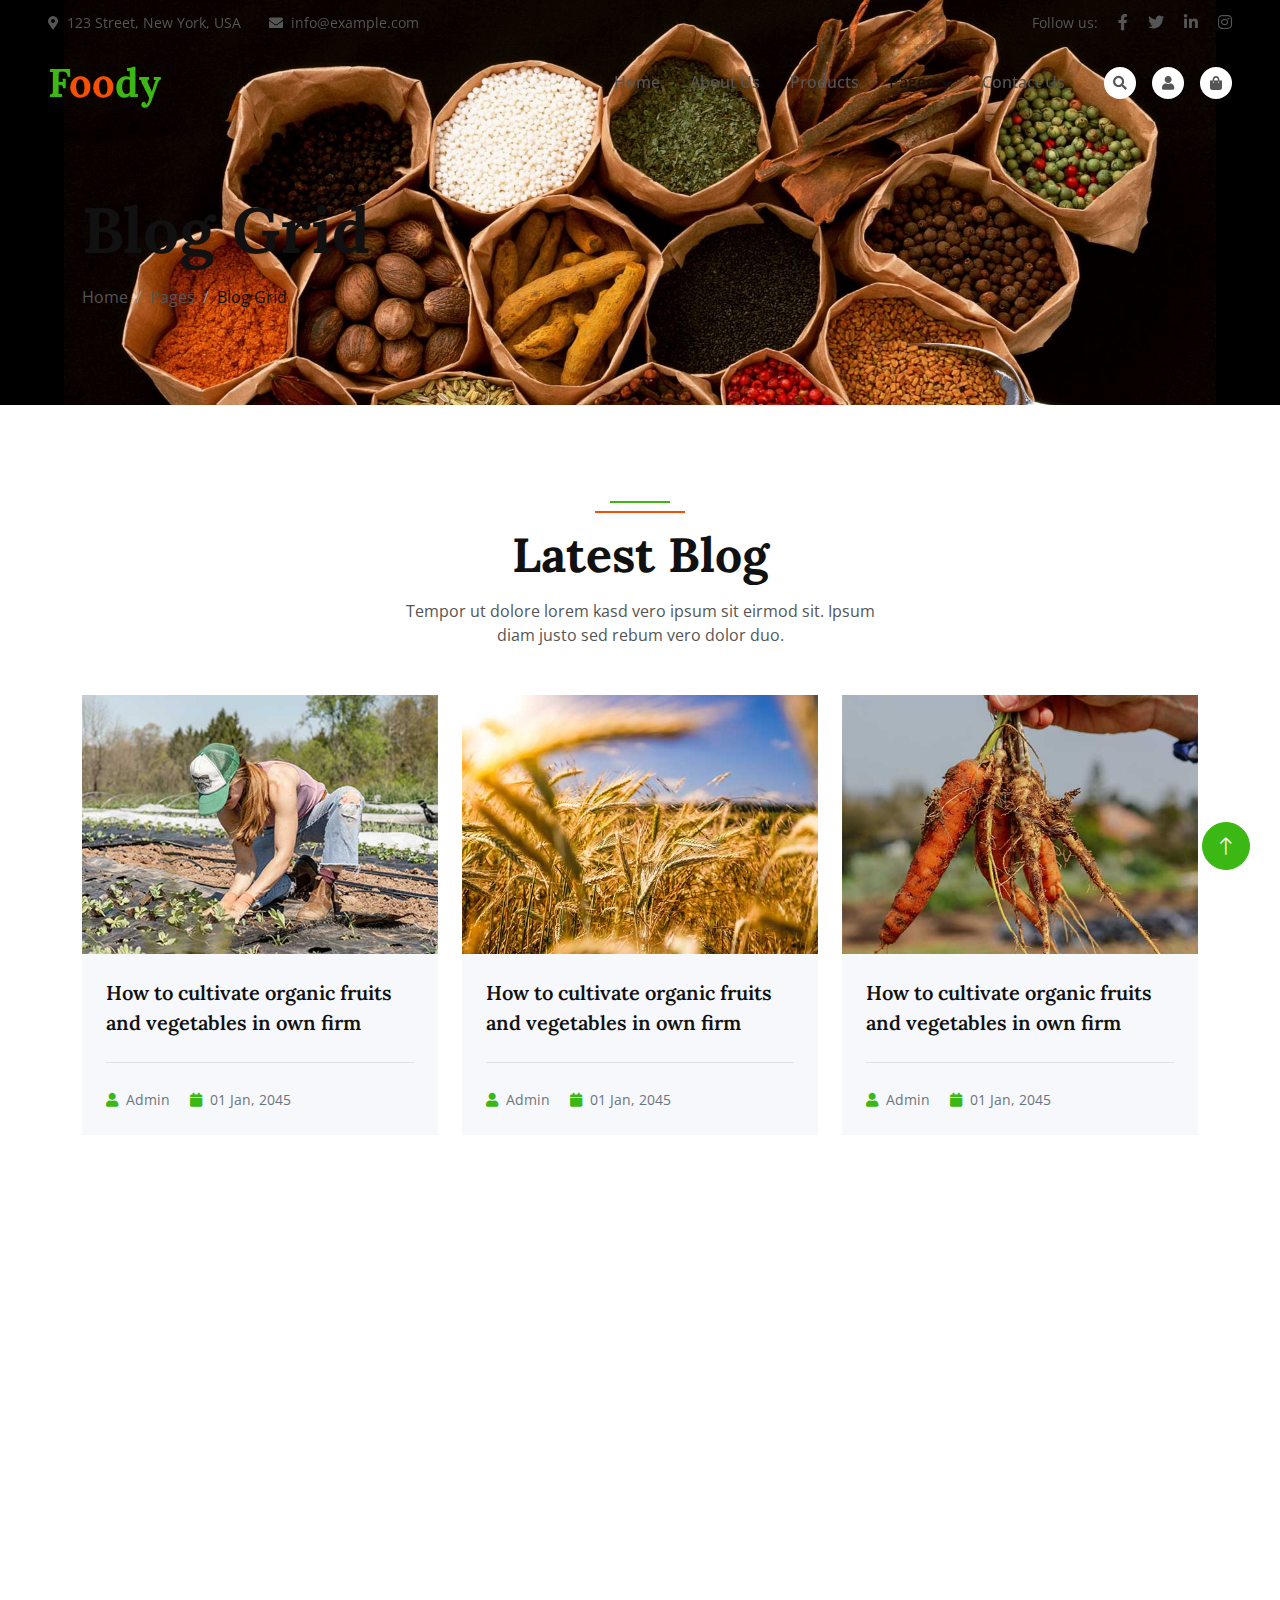
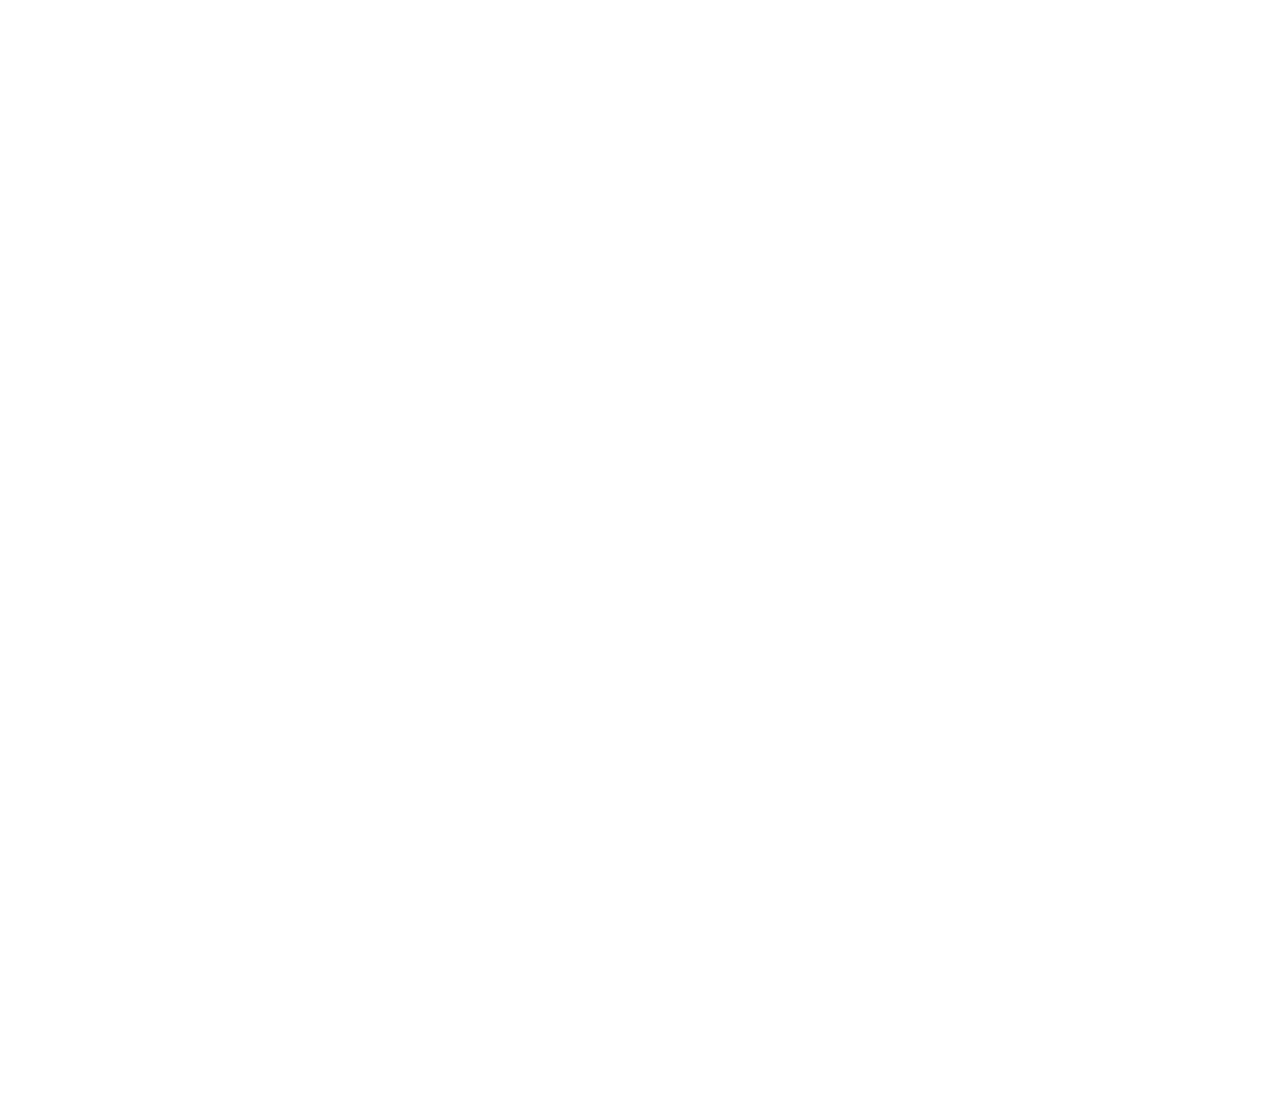
<file: blog.html>
<!DOCTYPE html>
<html lang="en">

<head>
    <meta charset="utf-8">
    <title>Foody - Organic Food Website Template</title>
    <meta content="width=device-width, initial-scale=1.0" name="viewport">
    <meta content="" name="keywords">
    <meta content="" name="description">

    <!-- Favicon -->
    <link href="img/favicon.ico" rel="icon">

    <!-- Google Web Fonts -->
    <link rel="preconnect" href="https://fonts.googleapis.com">
    <link rel="preconnect" href="https://fonts.gstatic.com" crossorigin>
    <link href="https://fonts.googleapis.com/css2?family=Open+Sans:wght@400;500&family=Lora:wght@600;700&display=swap" rel="stylesheet"> 

    <!-- Icon Font Stylesheet -->
    <link href="https://cdnjs.cloudflare.com/ajax/libs/font-awesome/5.10.0/css/all.min.css" rel="stylesheet">
    <link href="https://cdn.jsdelivr.net/npm/bootstrap-icons@1.4.1/font/bootstrap-icons.css" rel="stylesheet">

    <!-- Libraries Stylesheet -->
    <link href="lib/animate/animate.min.css" rel="stylesheet">
    <link href="lib/owlcarousel/assets/owl.carousel.min.css" rel="stylesheet">

    <!-- Customized Bootstrap Stylesheet -->
    <link href="css/bootstrap.min.css" rel="stylesheet">

    <!-- Template Stylesheet -->
    <link href="css/style.css" rel="stylesheet">
</head>

<body>
    <!-- Spinner Start -->
    <div id="spinner" class="show bg-white position-fixed translate-middle w-100 vh-100 top-50 start-50 d-flex align-items-center justify-content-center">
        <div class="spinner-border text-primary" role="status"></div>
    </div>
    <!-- Spinner End -->


    <!-- Navbar Start -->
    <div class="container-fluid fixed-top px-0 wow fadeIn" data-wow-delay="0.1s">
        <div class="top-bar row gx-0 align-items-center d-none d-lg-flex">
            <div class="col-lg-6 px-5 text-start">
                <small><i class="fa fa-map-marker-alt me-2"></i>123 Street, New York, USA</small>
                <small class="ms-4"><i class="fa fa-envelope me-2"></i>info@example.com</small>
            </div>
            <div class="col-lg-6 px-5 text-end">
                <small>Follow us:</small>
                <a class="text-body ms-3" href=""><i class="fab fa-facebook-f"></i></a>
                <a class="text-body ms-3" href=""><i class="fab fa-twitter"></i></a>
                <a class="text-body ms-3" href=""><i class="fab fa-linkedin-in"></i></a>
                <a class="text-body ms-3" href=""><i class="fab fa-instagram"></i></a>
            </div>
        </div>

        <nav class="navbar navbar-expand-lg navbar-light py-lg-0 px-lg-5 wow fadeIn" data-wow-delay="0.1s">
            <a href="index.html" class="navbar-brand ms-4 ms-lg-0">
                <h1 class="fw-bold text-primary m-0">F<span class="text-secondary">oo</span>dy</h1>
            </a>
            <button type="button" class="navbar-toggler me-4" data-bs-toggle="collapse" data-bs-target="#navbarCollapse">
                <span class="navbar-toggler-icon"></span>
            </button>
            <div class="collapse navbar-collapse" id="navbarCollapse">
                <div class="navbar-nav ms-auto p-4 p-lg-0">
                    <a href="index.html" class="nav-item nav-link">Home</a>
                    <a href="about.html" class="nav-item nav-link">About Us</a>
                    <a href="product.html" class="nav-item nav-link">Products</a>
                    <div class="nav-item dropdown">
                        <a href="#" class="nav-link dropdown-toggle active" data-bs-toggle="dropdown">Pages</a>
                        <div class="dropdown-menu m-0">
                            <a href="blog.html" class="dropdown-item active">Blog Grid</a>
                            <a href="feature.html" class="dropdown-item">Our Features</a>
                            <a href="testimonial.html" class="dropdown-item">Testimonial</a>
                            <a href="404.html" class="dropdown-item">404 Page</a>
                        </div>
                    </div>
                    <a href="contact.html" class="nav-item nav-link">Contact Us</a>
                </div>
                <div class="d-none d-lg-flex ms-2">
                    <a class="btn-sm-square bg-white rounded-circle ms-3" href="">
                        <small class="fa fa-search text-body"></small>
                    </a>
                    <a class="btn-sm-square bg-white rounded-circle ms-3" href="">
                        <small class="fa fa-user text-body"></small>
                    </a>
                    <a class="btn-sm-square bg-white rounded-circle ms-3" href="">
                        <small class="fa fa-shopping-bag text-body"></small>
                    </a>
                </div>
            </div>
        </nav>
    </div>
    <!-- Navbar End -->


    <!-- Page Header Start -->
    <div class="container-fluid page-header wow fadeIn" data-wow-delay="0.1s">
        <div class="container">
            <h1 class="display-3 mb-3 animated slideInDown">Blog Grid</h1>
            <nav aria-label="breadcrumb animated slideInDown">
                <ol class="breadcrumb mb-0">
                    <li class="breadcrumb-item"><a class="text-body" href="#">Home</a></li>
                    <li class="breadcrumb-item"><a class="text-body" href="#">Pages</a></li>
                    <li class="breadcrumb-item text-dark active" aria-current="page">Blog Grid</li>
                </ol>
            </nav>
        </div>
    </div>
    <!-- Page Header End -->


    <!-- Blog Start -->
    <div class="container-xxl py-6">
        <div class="container">
            <div class="section-header text-center mx-auto mb-5 wow fadeInUp" data-wow-delay="0.1s" style="max-width: 500px;">
                <h1 class="display-5 mb-3">Latest Blog</h1>
                <p>Tempor ut dolore lorem kasd vero ipsum sit eirmod sit. Ipsum diam justo sed rebum vero dolor duo.</p>
            </div>
            <div class="row g-4">
                <div class="col-lg-4 col-md-6 wow fadeInUp" data-wow-delay="0.1s">
                    <img class="img-fluid" src="img/blog-1.jpg" alt="">
                    <div class="bg-light p-4">
                        <a class="d-block h5 lh-base mb-4" href="">How to cultivate organic fruits and vegetables in own firm</a>
                        <div class="text-muted border-top pt-4">
                            <small class="me-3"><i class="fa fa-user text-primary me-2"></i>Admin</small>
                            <small class="me-3"><i class="fa fa-calendar text-primary me-2"></i>01 Jan, 2045</small>
                        </div>
                    </div>
                </div>
                <div class="col-lg-4 col-md-6 wow fadeInUp" data-wow-delay="0.3s">
                    <img class="img-fluid" src="img/blog-2.jpg" alt="">
                    <div class="bg-light p-4">
                        <a class="d-block h5 lh-base mb-4" href="">How to cultivate organic fruits and vegetables in own firm</a>
                        <div class="text-muted border-top pt-4">
                            <small class="me-3"><i class="fa fa-user text-primary me-2"></i>Admin</small>
                            <small class="me-3"><i class="fa fa-calendar text-primary me-2"></i>01 Jan, 2045</small>
                        </div>
                    </div>
                </div>
                <div class="col-lg-4 col-md-6 wow fadeInUp" data-wow-delay="0.5s">
                    <img class="img-fluid" src="img/blog-3.jpg" alt="">
                    <div class="bg-light p-4">
                        <a class="d-block h5 lh-base mb-4" href="">How to cultivate organic fruits and vegetables in own firm</a>
                        <div class="text-muted border-top pt-4">
                            <small class="me-3"><i class="fa fa-user text-primary me-2"></i>Admin</small>
                            <small class="me-3"><i class="fa fa-calendar text-primary me-2"></i>01 Jan, 2045</small>
                        </div>
                    </div>
                </div>
                <div class="col-lg-4 col-md-6 wow fadeInUp" data-wow-delay="0.1s">
                    <img class="img-fluid" src="img/blog-2.jpg" alt="">
                    <div class="bg-light p-4">
                        <a class="d-block h5 lh-base mb-4" href="">How to cultivate organic fruits and vegetables in own firm</a>
                        <div class="text-muted border-top pt-4">
                            <small class="me-3"><i class="fa fa-user text-primary me-2"></i>Admin</small>
                            <small class="me-3"><i class="fa fa-calendar text-primary me-2"></i>01 Jan, 2045</small>
                        </div>
                    </div>
                </div>
                <div class="col-lg-4 col-md-6 wow fadeInUp" data-wow-delay="0.3s">
                    <img class="img-fluid" src="img/blog-3.jpg" alt="">
                    <div class="bg-light p-4">
                        <a class="d-block h5 lh-base mb-4" href="">How to cultivate organic fruits and vegetables in own firm</a>
                        <div class="text-muted border-top pt-4">
                            <small class="me-3"><i class="fa fa-user text-primary me-2"></i>Admin</small>
                            <small class="me-3"><i class="fa fa-calendar text-primary me-2"></i>01 Jan, 2045</small>
                        </div>
                    </div>
                </div>
                <div class="col-lg-4 col-md-6 wow fadeInUp" data-wow-delay="0.5s">
                    <img class="img-fluid" src="img/blog-1.jpg" alt="">
                    <div class="bg-light p-4">
                        <a class="d-block h5 lh-base mb-4" href="">How to cultivate organic fruits and vegetables in own firm</a>
                        <div class="text-muted border-top pt-4">
                            <small class="me-3"><i class="fa fa-user text-primary me-2"></i>Admin</small>
                            <small class="me-3"><i class="fa fa-calendar text-primary me-2"></i>01 Jan, 2045</small>
                        </div>
                    </div>
                </div>
                <div class="col-lg-4 col-md-6 wow fadeInUp" data-wow-delay="0.1s">
                    <img class="img-fluid" src="img/blog-3.jpg" alt="">
                    <div class="bg-light p-4">
                        <a class="d-block h5 lh-base mb-4" href="">How to cultivate organic fruits and vegetables in own firm</a>
                        <div class="text-muted border-top pt-4">
                            <small class="me-3"><i class="fa fa-user text-primary me-2"></i>Admin</small>
                            <small class="me-3"><i class="fa fa-calendar text-primary me-2"></i>01 Jan, 2045</small>
                        </div>
                    </div>
                </div>
                <div class="col-lg-4 col-md-6 wow fadeInUp" data-wow-delay="0.3s">
                    <img class="img-fluid" src="img/blog-1.jpg" alt="">
                    <div class="bg-light p-4">
                        <a class="d-block h5 lh-base mb-4" href="">How to cultivate organic fruits and vegetables in own firm</a>
                        <div class="text-muted border-top pt-4">
                            <small class="me-3"><i class="fa fa-user text-primary me-2"></i>Admin</small>
                            <small class="me-3"><i class="fa fa-calendar text-primary me-2"></i>01 Jan, 2045</small>
                        </div>
                    </div>
                </div>
                <div class="col-lg-4 col-md-6 wow fadeInUp" data-wow-delay="0.5s">
                    <img class="img-fluid" src="img/blog-2.jpg" alt="">
                    <div class="bg-light p-4">
                        <a class="d-block h5 lh-base mb-4" href="">How to cultivate organic fruits and vegetables in own firm</a>
                        <div class="text-muted border-top pt-4">
                            <small class="me-3"><i class="fa fa-user text-primary me-2"></i>Admin</small>
                            <small class="me-3"><i class="fa fa-calendar text-primary me-2"></i>01 Jan, 2045</small>
                        </div>
                    </div>
                </div>
                <div class="col-12 text-center wow fadeInUp" data-wow-delay="0.1s">
                    <a class="btn btn-primary rounded-pill py-3 px-5" href="">Load More</a>
                </div>
            </div>
        </div>
    </div>
    <!-- Blog End -->


    <!-- Footer Start -->
    <div class="container-fluid bg-dark footer pt-5 wow fadeIn" data-wow-delay="0.1s">
        <div class="container py-5">
            <div class="row g-5">
                <div class="col-lg-3 col-md-6">
                    <h1 class="fw-bold text-primary mb-4">F<span class="text-secondary">oo</span>dy</h1>
                    <p>Diam dolor diam ipsum sit. Aliqu diam amet diam et eos. Clita erat ipsum et lorem et sit, sed stet lorem sit clita</p>
                    <div class="d-flex pt-2">
                        <a class="btn btn-square btn-outline-light rounded-circle me-1" href=""><i class="fab fa-twitter"></i></a>
                        <a class="btn btn-square btn-outline-light rounded-circle me-1" href=""><i class="fab fa-facebook-f"></i></a>
                        <a class="btn btn-square btn-outline-light rounded-circle me-1" href=""><i class="fab fa-youtube"></i></a>
                        <a class="btn btn-square btn-outline-light rounded-circle me-0" href=""><i class="fab fa-linkedin-in"></i></a>
                    </div>
                </div>
                <div class="col-lg-3 col-md-6">
                    <h4 class="text-light mb-4">Address</h4>
                    <p><i class="fa fa-map-marker-alt me-3"></i>123 Street, New York, USA</p>
                    <p><i class="fa fa-phone-alt me-3"></i>+012 345 67890</p>
                    <p><i class="fa fa-envelope me-3"></i>info@example.com</p>
                </div>
                <div class="col-lg-3 col-md-6">
                    <h4 class="text-light mb-4">Quick Links</h4>
                    <a class="btn btn-link" href="">About Us</a>
                    <a class="btn btn-link" href="">Contact Us</a>
                    <a class="btn btn-link" href="">Our Services</a>
                    <a class="btn btn-link" href="">Terms & Condition</a>
                    <a class="btn btn-link" href="">Support</a>
                </div>
                <div class="col-lg-3 col-md-6">
                    <h4 class="text-light mb-4">Newsletter</h4>
                    <p>Dolor amet sit justo amet elitr clita ipsum elitr est.</p>
                    <div class="position-relative mx-auto" style="max-width: 400px;">
                        <input class="form-control bg-transparent w-100 py-3 ps-4 pe-5" type="text" placeholder="Your email">
                        <button type="button" class="btn btn-primary py-2 position-absolute top-0 end-0 mt-2 me-2">SignUp</button>
                    </div>
                </div>
            </div>
        </div>
        <div class="container-fluid copyright">
            <div class="container">
                <div class="row">
                    <div class="col-md-6 text-center text-md-start mb-3 mb-md-0">
                        &copy; <a href="#">Your Site Name</a>, All Right Reserved.
                    </div>
                    <div class="col-md-6 text-center text-md-end">
                        <!--/*** This template is free as long as you keep the footer author’s credit link/attribution link/backlink. If you'd like to use the template without the footer author’s credit link/attribution link/backlink, you can purchase the Credit Removal License from "https://htmlcodex.com/credit-removal". Thank you for your support. ***/-->
                        Designed By <a href="https://htmlcodex.com">HTML Codex</a>
                        <br>Distributed By: <a href="https://themewagon.com" target="_blank">ThemeWagon</a>
                    </div>
                </div>
            </div>
        </div>
    </div>
    <!-- Footer End -->


    <!-- Back to Top -->
    <a href="#" class="btn btn-lg btn-primary btn-lg-square rounded-circle back-to-top"><i class="bi bi-arrow-up"></i></a>


    <!-- JavaScript Libraries -->
    <script src="https://code.jquery.com/jquery-3.4.1.min.js"></script>
    <script src="https://cdn.jsdelivr.net/npm/bootstrap@5.0.0/dist/js/bootstrap.bundle.min.js"></script>
    <script src="lib/wow/wow.min.js"></script>
    <script src="lib/easing/easing.min.js"></script>
    <script src="lib/waypoints/waypoints.min.js"></script>
    <script src="lib/owlcarousel/owl.carousel.min.js"></script>

    <!-- Template Javascript -->
    <script src="js/main.js"></script>
</body>

</html>
</file>
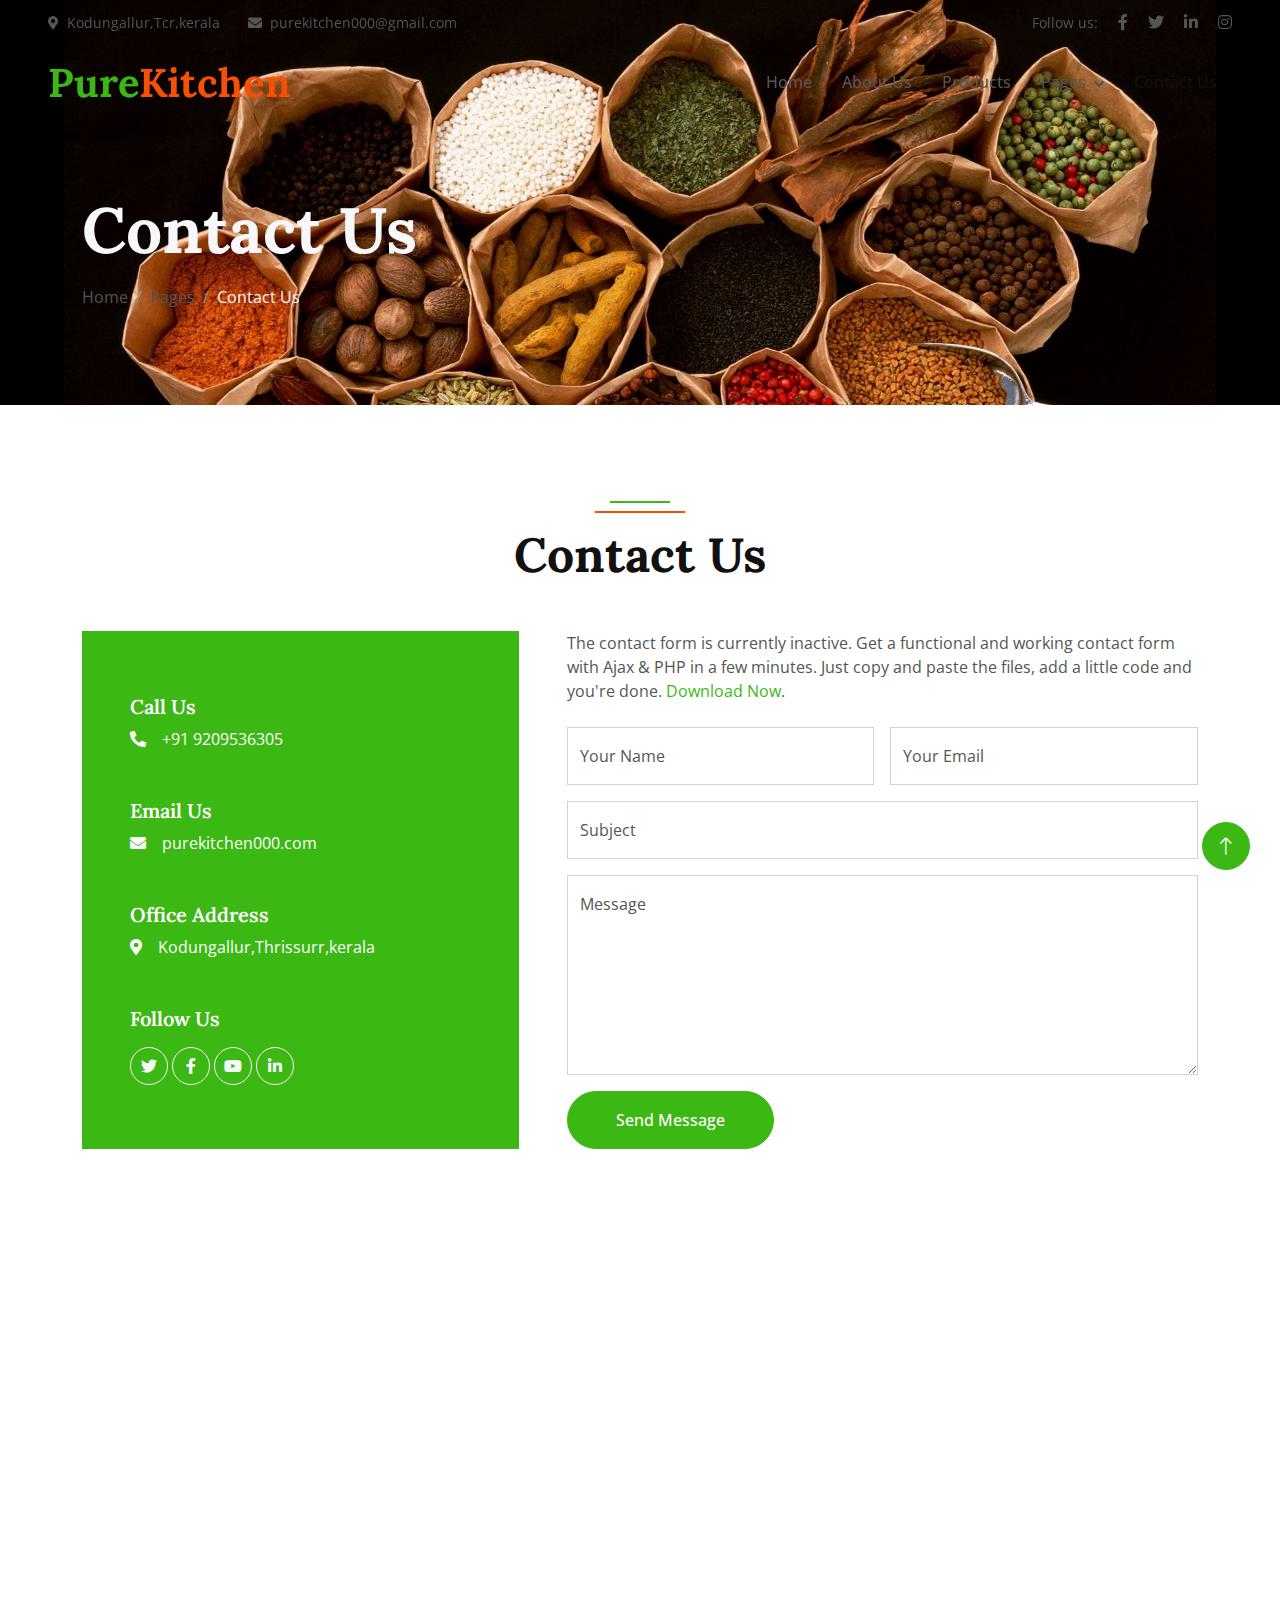
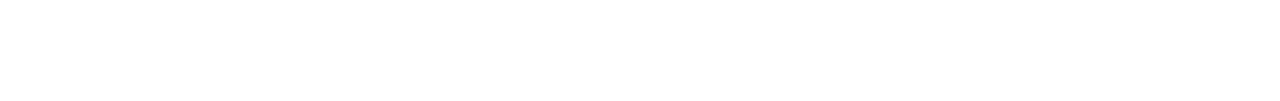
<file: contact.html>
<!DOCTYPE html>
<html lang="en">

<head>
    <meta charset="utf-8">
    <title>PureKitchen</title>
    <meta content="width=device-width, initial-scale=1.0" name="viewport">
    <meta content="" name="keywords">
    <meta content="" name="description">

    <!-- Favicon -->
    <link href="img/favicon.ico" rel="icon">

    <!-- Google Web Fonts -->
    <link rel="preconnect" href="https://fonts.googleapis.com">
    <link rel="preconnect" href="https://fonts.gstatic.com" crossorigin>
    <link href="https://fonts.googleapis.com/css2?family=Open+Sans:wght@400;500&family=Lora:wght@600;700&display=swap" rel="stylesheet"> 

    <!-- Icon Font Stylesheet -->
    <link href="https://cdnjs.cloudflare.com/ajax/libs/font-awesome/5.10.0/css/all.min.css" rel="stylesheet">
    <link href="https://cdn.jsdelivr.net/npm/bootstrap-icons@1.4.1/font/bootstrap-icons.css" rel="stylesheet">

    <!-- Libraries Stylesheet -->
    <link href="lib/animate/animate.min.css" rel="stylesheet">
    <link href="lib/owlcarousel/assets/owl.carousel.min.css" rel="stylesheet">

    <!-- Customized Bootstrap Stylesheet -->
    <link href="css/bootstrap.min.css" rel="stylesheet">

    <!-- Template Stylesheet -->
    <link href="css/style.css" rel="stylesheet">
</head>

<body>
    <!-- Spinner Start -->
    <div id="spinner" class="show bg-white position-fixed translate-middle w-100 vh-100 top-50 start-50 d-flex align-items-center justify-content-center">
        <div class="spinner-border text-primary" role="status"></div>
    </div>
    <!-- Spinner End -->


    <!-- Navbar Start -->
    <div class="container-fluid fixed-top px-0 wow fadeIn" data-wow-delay="0.1s">
        <div class="top-bar row gx-0 align-items-center d-none d-lg-flex">
            <div class="col-lg-6 px-5 text-start">
                <small><i class="fa fa-map-marker-alt me-2"></i>Kodungallur,Tcr,kerala</small>
                <small class="ms-4"><i class="fa fa-envelope me-2"></i>purekitchen000@gmail.com</small>
            </div>
            <div class="col-lg-6 px-5 text-end">
                <small>Follow us:</small>
                <a class="text-body ms-3" href=""><i class="fab fa-facebook-f"></i></a>
                <a class="text-body ms-3" href=""><i class="fab fa-twitter"></i></a>
                <a class="text-body ms-3" href=""><i class="fab fa-linkedin-in"></i></a>
                <a class="text-body ms-3" href=""><i class="fab fa-instagram"></i></a>
            </div>
        </div>

        <nav class="navbar navbar-expand-lg navbar-light py-lg-0 px-lg-5 wow fadeIn" data-wow-delay="0.1s">
            <a href="index.html" class="navbar-brand ms-4 ms-lg-0">
                <h1 class="fw-bold text-primary m-0">Pure<span class="text-secondary">Kitchen</span></h1>
            </a>
            <button type="button" class="navbar-toggler me-4" data-bs-toggle="collapse" data-bs-target="#navbarCollapse">
                <span class="navbar-toggler-icon"></span>
            </button>
            <div class="collapse navbar-collapse" id="navbarCollapse">
                <div class="navbar-nav ms-auto p-4 p-lg-0">
                    <a href="index.html" class="nav-item nav-link">Home</a>
                    <a href="about.html" class="nav-item nav-link">About Us</a>
                    <a href="product.html" class="nav-item nav-link">Products</a>
                    <div class="nav-item dropdown">
                        <a href="#" class="nav-link dropdown-toggle" data-bs-toggle="dropdown">Pages</a>
                        <div class="dropdown-menu m-0">
                            <a href="feature.html" class="dropdown-item">Our Features</a>
                            <a href="testimonial.html" class="dropdown-item">Testimonial</a>
                            <a href="404.html" class="dropdown-item">404 Page</a>
                        </div>
                    </div>
                    <a href="contact.html" class="nav-item nav-link active">Contact Us</a>
                </div>
               
            </div>
        </nav>
    </div>
    <!-- Navbar End -->


    <!-- Page Header Start -->
    <div class="container-fluid page-header wow fadeIn" data-wow-delay="0.1s">
        <div class="container">
            <h1 class="display-3 mb-3 animated slideInDown text-light">Contact Us</h1>
            <nav aria-label="breadcrumb animated slideInDown">
                <ol class="breadcrumb mb-0">
                    <li class="breadcrumb-item"><a class="text-body" href="#">Home</a></li>
                    <li class="breadcrumb-item"><a class="text-body" href="#">Pages</a></li>
                    <li class="breadcrumb-item text-light active" aria-current="page">Contact Us</li>
                </ol>
            </nav>
        </div>
    </div>
    <!-- Page Header End -->

    <!-- Contact Start -->
    <div class="container-xxl py-6">
        <div class="container">
            <div class="section-header text-center mx-auto mb-5 wow fadeInUp" data-wow-delay="0.1s" style="max-width: 500px;">
                <h1 class="display-5 mb-3">Contact Us</h1>
                <p></p>
            </div>
            <div class="row g-5 justify-content-center">
                <div class="col-lg-5 col-md-12 wow fadeInUp" data-wow-delay="0.1s">
                    <div class="bg-primary text-white d-flex flex-column justify-content-center h-100 p-5">
                        <h5 class="text-white">Call Us</h5>
                        <p class="mb-5"><i class="fa fa-phone-alt me-3"></i>+91 9209536305</p>
                        <h5 class="text-white">Email Us</h5>
                        <p class="mb-5"><i class="fa fa-envelope me-3"></i>purekitchen000.com</p>
                        <h5 class="text-white">Office Address</h5>
                        <p class="mb-5"><i class="fa fa-map-marker-alt me-3"></i>Kodungallur,Thrissurr,kerala</p>
                        <h5 class="text-white">Follow Us</h5>
                        <div class="d-flex pt-2">
                            <a class="btn btn-square btn-outline-light rounded-circle me-1" href="https://www.instagram.com/pure_kitchen0/"><i class="fab fa-twitter"></i></a>
                            <a class="btn btn-square btn-outline-light rounded-circle me-1" href="https://www.instagram.com/pure_kitchen0/"><i class="fab fa-facebook-f"></i></a>
                            <a class="btn btn-square btn-outline-light rounded-circle me-1" href="https://www.instagram.com/pure_kitchen0/"><i class="fab fa-youtube"></i></a>
                            <a class="btn btn-square btn-outline-light rounded-circle me-0" href="https://www.instagram.com/pure_kitchen0/"><i class="fab fa-linkedin-in"></i></a>
                        </div>
                    </div>
                </div>
                <div class="col-lg-7 col-md-12 wow fadeInUp" data-wow-delay="0.5s">
                    <p class="mb-4">The contact form is currently inactive. Get a functional and working contact form with Ajax & PHP in a few minutes. Just copy and paste the files, add a little code and you're done. <a href="https://htmlcodex.com/contact-form">Download Now</a>.</p>
                    <form>
                        <div class="row g-3">
                            <div class="col-md-6">
                                <div class="form-floating">
                                    <input type="text" class="form-control" id="name" placeholder="Your Name">
                                    <label for="name">Your Name</label>
                                </div>
                            </div>
                            <div class="col-md-6">
                                <div class="form-floating">
                                    <input type="email" class="form-control" id="email" placeholder="Your Email">
                                    <label for="email">Your Email</label>
                                </div>
                            </div>
                            <div class="col-12">
                                <div class="form-floating">
                                    <input type="text" class="form-control" id="subject" placeholder="Subject">
                                    <label for="subject">Subject</label>
                                </div>
                            </div>
                            <div class="col-12">
                                <div class="form-floating">
                                    <textarea class="form-control" placeholder="Leave a message here" id="message" style="height: 200px"></textarea>
                                    <label for="message">Message</label>
                                </div>
                            </div>
                            <div class="col-12">
                                <button class="btn btn-primary rounded-pill py-3 px-5" type="submit">Send Message</button>
                            </div>
                        </div>
                    </form>
                </div>
            </div>
        </div>
    </div>
    <!-- Contact End -->


    <!-- Google Map Start -->
    <div class="container-xxl px-0 wow fadeIn" data-wow-delay="0.1s" style="margin-bottom: -6px;">
        <iframe class="w-100" style="height: 450px;"
            src="https://goo.gl/maps/gPSJsgaYtr7FjFmg7"
            frameborder="0" allowfullscreen="" aria-hidden="false" tabindex="0"></iframe>
    </div>
    <!-- Google Map End -->


    <!-- Footer Start -->
   
    <!-- Footer End -->


    <!-- Back to Top -->
    <a href="#" class="btn btn-lg btn-primary btn-lg-square rounded-circle back-to-top"><i class="bi bi-arrow-up"></i></a>


    <!-- JavaScript Libraries -->
    <script src="https://code.jquery.com/jquery-3.4.1.min.js"></script>
    <script src="https://cdn.jsdelivr.net/npm/bootstrap@5.0.0/dist/js/bootstrap.bundle.min.js"></script>
    <script src="lib/wow/wow.min.js"></script>
    <script src="lib/easing/easing.min.js"></script>
    <script src="lib/waypoints/waypoints.min.js"></script>
    <script src="lib/owlcarousel/owl.carousel.min.js"></script>

    <!-- Template Javascript -->
    <script src="js/main.js"></script>
</body>

</html>
</file>
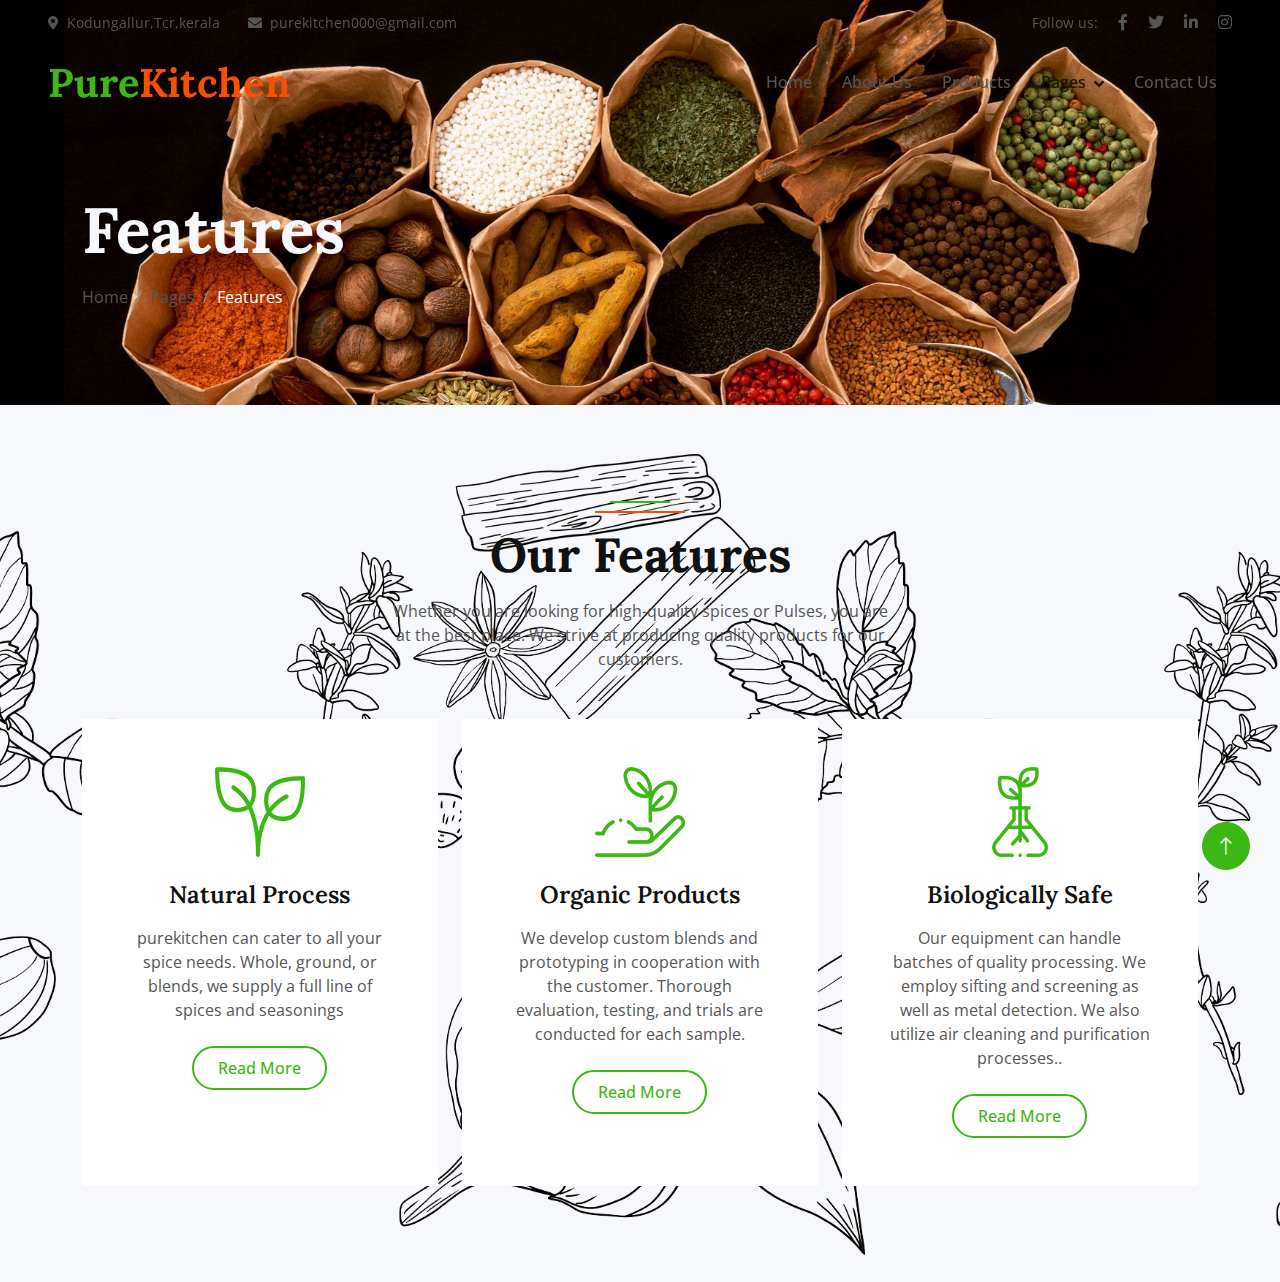
<file: feature.html>
<!DOCTYPE html>
<html lang="en">

<head>
    <meta charset="utf-8">
    <title>Pure kitchen</title>
    <meta content="width=device-width, initial-scale=1.0" name="viewport">
    <meta content="" name="keywords">
    <meta content="" name="description">

    <!-- Favicon -->
    <link href="img/favicon.ico" rel="icon">

    <!-- Google Web Fonts -->
    <link rel="preconnect" href="https://fonts.googleapis.com">
    <link rel="preconnect" href="https://fonts.gstatic.com" crossorigin>
    <link href="https://fonts.googleapis.com/css2?family=Open+Sans:wght@400;500&family=Lora:wght@600;700&display=swap" rel="stylesheet"> 

    <!-- Icon Font Stylesheet -->
    <link href="https://cdnjs.cloudflare.com/ajax/libs/font-awesome/5.10.0/css/all.min.css" rel="stylesheet">
    <link href="https://cdn.jsdelivr.net/npm/bootstrap-icons@1.4.1/font/bootstrap-icons.css" rel="stylesheet">

    <!-- Libraries Stylesheet -->
    <link href="lib/animate/animate.min.css" rel="stylesheet">
    <link href="lib/owlcarousel/assets/owl.carousel.min.css" rel="stylesheet">

    <!-- Customized Bootstrap Stylesheet -->
    <link href="css/bootstrap.min.css" rel="stylesheet">

    <!-- Template Stylesheet -->
    <link href="css/style.css" rel="stylesheet">
</head>

<body>
    <!-- Spinner Start -->
    <div id="spinner" class="show bg-white position-fixed translate-middle w-100 vh-100 top-50 start-50 d-flex align-items-center justify-content-center">
        <div class="spinner-border text-primary" role="status"></div>
    </div>
    <!-- Spinner End -->


    <!-- Navbar Start -->
    <div class="container-fluid fixed-top px-0 wow fadeIn" data-wow-delay="0.1s">
        <div class="top-bar row gx-0 align-items-center d-none d-lg-flex">
            <div class="col-lg-6 px-5 text-start">
                <small><i class="fa fa-map-marker-alt me-2"></i>Kodungallur,Tcr,kerala</small>
                <small class="ms-4"><i class="fa fa-envelope me-2"></i>purekitchen000@gmail.com</small>
            </div>
            <div class="col-lg-6 px-5 text-end">
                <small>Follow us:</small>
                <a class="text-body ms-3" href=""><i class="fab fa-facebook-f"></i></a>
                <a class="text-body ms-3" href=""><i class="fab fa-twitter"></i></a>
                <a class="text-body ms-3" href=""><i class="fab fa-linkedin-in"></i></a>
                <a class="text-body ms-3" href="https://www.instagram.com/pure_kitchen0/"><i class="fab fa-instagram"></i></a>
            </div>
        </div>

        <nav class="navbar navbar-expand-lg navbar-light py-lg-0 px-lg-5 wow fadeIn" data-wow-delay="0.1s">
            <a href="index.html" class="navbar-brand ms-4 ms-lg-0">
                <h1 class="fw-bold text-primary m-0">Pure<span class="text-secondary">Kitchen</span></h1>
            </a>
            <button type="button" class="navbar-toggler me-4" data-bs-toggle="collapse" data-bs-target="#navbarCollapse">
                <span class="navbar-toggler-icon"></span>
            </button>
            <div class="collapse navbar-collapse" id="navbarCollapse">
                <div class="navbar-nav ms-auto p-4 p-lg-0">
                    <a href="index.html" class="nav-item nav-link">Home</a>
                    <a href="about.html" class="nav-item nav-link">About Us</a>
                    <a href="product.html" class="nav-item nav-link">Products</a>
                    <div class="nav-item dropdown">
                        <a href="#" class="nav-link dropdown-toggle active" data-bs-toggle="dropdown">Pages</a>
                        <div class="dropdown-menu m-0">
                            
                            <a href="feature.html" class="dropdown-item active">Our Features</a>
                            <a href="testimonial.html" class="dropdown-item">Testimonial</a>
                            <a href="404.html" class="dropdown-item">404 Page</a>
                        </div>
                    </div>
                    <a href="contact.html" class="nav-item nav-link">Contact Us</a>
                </div>
                
            </div>
        </nav>
    </div>
    <!-- Navbar End -->


    <!-- Page Header Start -->
    <div class="container-fluid page-header wow fadeIn" data-wow-delay="0.1s">
        <div class="container">
            <h1 class="display-3 mb-3 animated slideInDown text-light">Features</h1>
            <nav aria-label="breadcrumb animated slideInDown">
                <ol class="breadcrumb mb-0 ">
                    <li class="breadcrumb-item"><a class="text-body text-light" href="#">Home</a></li>
                    <li class="breadcrumb-item"><a class="text-body text-light" href="#">Pages</a></li>
                    <li class="breadcrumb-item text-light active" aria-current="page">Features</li>
                </ol>
            </nav>
        </div>
    </div>
    <!-- Page Header End -->


    <!-- Feature Start -->
    <div class="container-fluid bg-light bg-icon py-6">
        <div class="container">
            <div class="section-header text-center mx-auto mb-5 wow fadeInUp" data-wow-delay="0.1s" style="max-width: 500px;">
                <h1 class="display-5 mb-3">Our Features</h1>
                <p>Whether you are looking for high-quality spices or Pulses, you are at the best place. We strive at producing quality products for our customers.</p>
            </div>
            <div class="row g-4">
                <div class="col-lg-4 col-md-6 wow fadeInUp" data-wow-delay="0.1s">
                    <div class="bg-white text-center h-100 p-4 p-xl-5">
                        <img class="img-fluid mb-4" src="img/icon-1.png" alt="">
                        <h4 class="mb-3">Natural Process</h4>
                        <p class="mb-4">purekitchen can cater to all your spice needs. Whole, ground, or blends, we supply a full line of spices and seasonings</p>
                        <a class="btn btn-outline-primary border-2 py-2 px-4 rounded-pill" href="">Read More</a>
                    </div>
                </div>
                <div class="col-lg-4 col-md-6 wow fadeInUp" data-wow-delay="0.3s">
                    <div class="bg-white text-center h-100 p-4 p-xl-5">
                        <img class="img-fluid mb-4" src="img/icon-2.png" alt="">
                        <h4 class="mb-3">Organic Products</h4>
                        <p class="mb-4">We develop custom blends and prototyping in cooperation with the customer. Thorough evaluation, testing, and trials are conducted for each sample.</p>
                        <a class="btn btn-outline-primary border-2 py-2 px-4 rounded-pill" href="">Read More</a>
                    </div>
                </div>
                <div class="col-lg-4 col-md-6 wow fadeInUp" data-wow-delay="0.5s">
                    <div class="bg-white text-center h-100 p-4 p-xl-5">
                        <img class="img-fluid mb-4" src="img/icon-3.png" alt="">
                        <h4 class="mb-3">Biologically Safe</h4>
                        <p class="mb-4">Our equipment can handle batches of quality processing. We employ sifting and screening as well as metal detection. We also utilize air cleaning and purification processes..</p>
                        <a class="btn btn-outline-primary border-2 py-2 px-4 rounded-pill" href="">Read More</a>
                    </div>
                </div>
            </div>
        </div>
    </div>
    <!-- Feature End -->


    <!-- Footer Start -->
    
    <!-- Footer End -->


    <!-- Back to Top -->
    <a href="#" class="btn btn-lg btn-primary btn-lg-square rounded-circle back-to-top"><i class="bi bi-arrow-up"></i></a>


    <!-- JavaScript Libraries -->
    <script src="https://code.jquery.com/jquery-3.4.1.min.js"></script>
    <script src="https://cdn.jsdelivr.net/npm/bootstrap@5.0.0/dist/js/bootstrap.bundle.min.js"></script>
    <script src="lib/wow/wow.min.js"></script>
    <script src="lib/easing/easing.min.js"></script>
    <script src="lib/waypoints/waypoints.min.js"></script>
    <script src="lib/owlcarousel/owl.carousel.min.js"></script>

    <!-- Template Javascript -->
    <script src="js/main.js"></script>
</body>

</html>
</file>
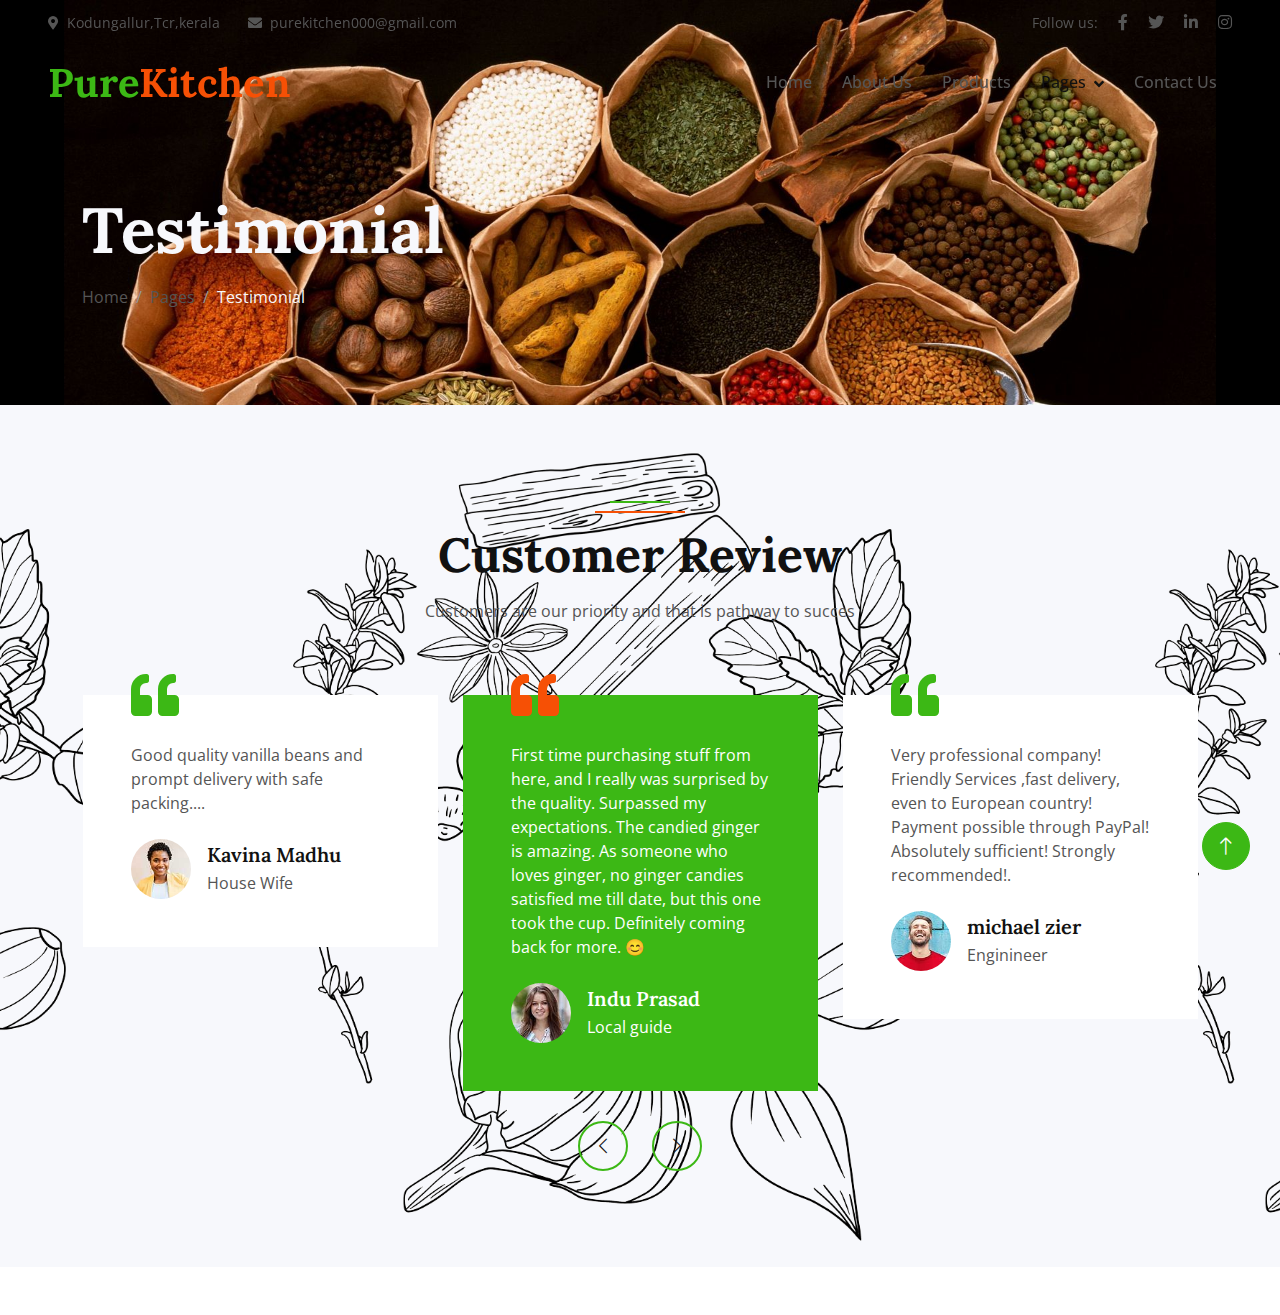
<file: testimonial.html>
<!DOCTYPE html>
<html lang="en">

<head>
    <meta charset="utf-8">
    <title>PureKitchen</title>
    <meta content="width=device-width, initial-scale=1.0" name="viewport">
    <meta content="" name="keywords">
    <meta content="" name="description">

    <!-- Favicon -->
    <link href="img/favicon.ico" rel="icon">

    <!-- Google Web Fonts -->
    <link rel="preconnect" href="https://fonts.googleapis.com">
    <link rel="preconnect" href="https://fonts.gstatic.com" crossorigin>
    <link href="https://fonts.googleapis.com/css2?family=Open+Sans:wght@400;500&family=Lora:wght@600;700&display=swap" rel="stylesheet"> 

    <!-- Icon Font Stylesheet -->
    <link href="https://cdnjs.cloudflare.com/ajax/libs/font-awesome/5.10.0/css/all.min.css" rel="stylesheet">
    <link href="https://cdn.jsdelivr.net/npm/bootstrap-icons@1.4.1/font/bootstrap-icons.css" rel="stylesheet">

    <!-- Libraries Stylesheet -->
    <link href="lib/animate/animate.min.css" rel="stylesheet">
    <link href="lib/owlcarousel/assets/owl.carousel.min.css" rel="stylesheet">

    <!-- Customized Bootstrap Stylesheet -->
    <link href="css/bootstrap.min.css" rel="stylesheet">

    <!-- Template Stylesheet -->
    <link href="css/style.css" rel="stylesheet">
</head>

<body>
    <!-- Spinner Start -->
    <div id="spinner" class="show bg-white position-fixed translate-middle w-100 vh-100 top-50 start-50 d-flex align-items-center justify-content-center">
        <div class="spinner-border text-primary" role="status"></div>
    </div>
    <!-- Spinner End -->


    <!-- Navbar Start -->
    <div class="container-fluid fixed-top px-0 wow fadeIn" data-wow-delay="0.1s">
        <div class="top-bar row gx-0 align-items-center d-none d-lg-flex">
            <div class="col-lg-6 px-5 text-start">
                <small><i class="fa fa-map-marker-alt me-2"></i>Kodungallur,Tcr,kerala</small>
                <small class="ms-4"><i class="fa fa-envelope me-2"></i>purekitchen000@gmail.com</small>
            </div>
            <div class="col-lg-6 px-5 text-end">
                <small>Follow us:</small>
                <a class="text-body ms-3" href="https://www.instagram.com/pure_kitchen0/"><i class="fab fa-facebook-f"></i></a>
                <a class="text-body ms-3" href="https://www.instagram.com/pure_kitchen0/"><i class="fab fa-twitter"></i></a>
                <a class="text-body ms-3" href="https://www.instagram.com/pure_kitchen0/"><i class="fab fa-linkedin-in"></i></a>
                <a class="text-body ms-3" href="https://www.instagram.com/pure_kitchen0/"><i class="fab fa-instagram"></i></a>
            </div>
        </div>

        <nav class="navbar navbar-expand-lg navbar-light py-lg-0 px-lg-5 wow fadeIn" data-wow-delay="0.1s">
            <a href="index.html" class="navbar-brand ms-4 ms-lg-0">
                <h1 class="fw-bold text-primary m-0">Pure<span class="text-secondary">Kitchen</span></h1>
            </a>
            <button type="button" class="navbar-toggler me-4" data-bs-toggle="collapse" data-bs-target="#navbarCollapse">
                <span class="navbar-toggler-icon"></span>
            </button>
            <div class="collapse navbar-collapse" id="navbarCollapse">
                <div class="navbar-nav ms-auto p-4 p-lg-0">
                    <a href="index.html" class="nav-item nav-link">Home</a>
                    <a href="about.html" class="nav-item nav-link">About Us</a>
                    <a href="product.html" class="nav-item nav-link">Products</a>
                    <div class="nav-item dropdown">
                        <a href="#" class="nav-link dropdown-toggle active" data-bs-toggle="dropdown">Pages</a>
                        <div class="dropdown-menu m-0">
                            <a href="feature.html" class="dropdown-item">Our Features</a>
                            <a href="testimonial.html" class="dropdown-item active">Testimonial</a>
                            <a href="404.html" class="dropdown-item">404 Page</a>
                        </div>
                    </div>
                    <a href="contact.html" class="nav-item nav-link">Contact Us</a>
                </div>
                
            </div>
        </nav>
    </div>
    <!-- Navbar End -->


    <!-- Page Header Start -->
    <div class="container-fluid page-header wow fadeIn" data-wow-delay="0.1s">
        <div class="container">
            <h1 class="display-3 mb-3 animated slideInDown text-light">Testimonial</h1>
            <nav aria-label="breadcrumb animated slideInDown">
                <ol class="breadcrumb mb-0">
                    <li class="breadcrumb-item"><a class="text-body" href="#">Home</a></li>
                    <li class="breadcrumb-item"><a class="text-body" href="#">Pages</a></li>
                    <li class="breadcrumb-item text-light active" aria-current="page">Testimonial</li>
                </ol>
            </nav>
        </div>
    </div>
    <!-- Page Header End -->


    <!-- Testimonial Start -->
    <div class="container-fluid bg-light bg-icon py-6 mb-5">
        <div class="container">
            <div class="section-header text-center mx-auto mb-5 wow fadeInUp" data-wow-delay="0.1s" style="max-width: 500px;">
                <h1 class="display-5 mb-3">Customer Review</h1>
                <p>Customers are our priority and that is pathway to succes</p>
            </div>
            <div class="owl-carousel testimonial-carousel wow fadeInUp" data-wow-delay="0.1s">
                <div class="testimonial-item position-relative bg-white p-5 mt-4">
                    <i class="fa fa-quote-left fa-3x text-primary position-absolute top-0 start-0 mt-n4 ms-5"></i>
                    <p class="mb-4">First time purchasing stuff from here, and I really was surprised by the quality. Surpassed my expectations. The candied ginger is amazing. As someone who loves ginger, no ginger candies satisfied me till date, but this one took the cup. Definitely coming back for more. 😊</p>
                    <div class="d-flex align-items-center">
                        <img class="flex-shrink-0 rounded-circle" src="img/testimonial-1.jpg" alt="">
                        <div class="ms-3">
                            <h5 class="mb-1">Indu Prasad</h5>
                            <span>Local guide</span>
                        </div>
                    </div>
                </div>
                <div class="testimonial-item position-relative bg-white p-5 mt-4">
                    <i class="fa fa-quote-left fa-3x text-primary position-absolute top-0 start-0 mt-n4 ms-5"></i>
                    <p class="mb-4">Very professional company!
                        Friendly Services ,fast delivery,
                        even to European country!
                        Payment possible through PayPal!
                        Absolutely sufficient!
                        Strongly recommended!.</p>
                    <div class="d-flex align-items-center">
                        <img class="flex-shrink-0 rounded-circle" src="img/testimonial-2.jpg" alt="">
                        <div class="ms-3">
                            <h5 class="mb-1">michael zier</h5>
                            <span>Enginineer</span>
                        </div>
                    </div>
                </div>
                <div class="testimonial-item position-relative bg-white p-5 mt-4">
                    <i class="fa fa-quote-left fa-3x text-primary position-absolute top-0 start-0 mt-n4 ms-5"></i>
                    <p class="mb-4">Ginger Coffee Powder awesome and it’s delivered on time!👍🏻👌🏻</p>
                    <div class="d-flex align-items-center">
                        <img class="flex-shrink-0 rounded-circle" src="img/testimonial-3.jpg" alt="">
                        <div class="ms-3">
                            <h5 class="mb-1">kiruthika J</h5>
                            <span>maid</span>
                        </div>
                    </div>
                </div>
                <div class="testimonial-item position-relative bg-white p-5 mt-4">
                    <i class="fa fa-quote-left fa-3x text-primary position-absolute top-0 start-0 mt-n4 ms-5"></i>
                    <p class="mb-4">Good quality vanilla beans and prompt delivery with safe packing....</p>
                    <div class="d-flex align-items-center">
                        <img class="flex-shrink-0 rounded-circle" src="img/testimonial-4.jpg" alt="">
                        <div class="ms-3">
                            <h5 class="mb-1">Kavina Madhu</h5>
                            <span>House Wife</span>
                        </div>
                    </div>
                </div>
            </div>
        </div>
    </div>
    <!-- Testimonial End -->


    <!-- Footer Start -->
   
    <!-- Footer End -->


    <!-- Back to Top -->
    <a href="#" class="btn btn-lg btn-primary btn-lg-square rounded-circle back-to-top"><i class="bi bi-arrow-up"></i></a>


    <!-- JavaScript Libraries -->
    <script src="https://code.jquery.com/jquery-3.4.1.min.js"></script>
    <script src="https://cdn.jsdelivr.net/npm/bootstrap@5.0.0/dist/js/bootstrap.bundle.min.js"></script>
    <script src="lib/wow/wow.min.js"></script>
    <script src="lib/easing/easing.min.js"></script>
    <script src="lib/waypoints/waypoints.min.js"></script>
    <script src="lib/owlcarousel/owl.carousel.min.js"></script>

    <!-- Template Javascript -->
    <script src="js/main.js"></script>
</body>

</html>
</file>
<file: css/style.css>
/********** Template CSS **********/
:root {
    --primary: #3CB815;
    --secondary: #F65005;
    --light: #F7F8FC;
    --dark: #111111;
}

.back-to-top {
    position: fixed;
    display: none;
    right: 30px;
    bottom: 30px;
    z-index: 99;
}

.my-6 {
    margin-top: 6rem;
    margin-bottom: 6rem;
}

.py-6 {
    padding-top: 6rem;
    padding-bottom: 6rem;
}

.bg-icon {
    background: url(../img/spices\ herbs.png) center center repeat;
    background-size: contain;
}


/*** Spinner ***/
#spinner {
    opacity: 0;
    visibility: hidden;
    transition: opacity .5s ease-out, visibility 0s linear .5s;
    z-index: 99999;
}

#spinner.show {
    transition: opacity .5s ease-out, visibility 0s linear 0s;
    visibility: visible;
    opacity: 1;
}


/*** Button ***/
.btn {
    font-weight: 500;
    transition: .5s;
}

.btn.btn-primary,
.btn.btn-secondary,
.btn.btn-outline-primary:hover,
.btn.btn-outline-secondary:hover {
    color: #FFFFFF;
}

.btn-square {
    width: 38px;
    height: 38px;
}

.btn-sm-square {
    width: 32px;
    height: 32px;
}

.btn-lg-square {
    width: 48px;
    height: 48px;
}

.btn-square,
.btn-sm-square,
.btn-lg-square {
    padding: 0;
    display: flex;
    align-items: center;
    justify-content: center;
    font-weight: normal;
}


/*** Navbar ***/
.fixed-top {
    transition: .5s;
}

.top-bar {
    height: 45px;
    border-bottom: 1px solid rgba(0, 0, 0, .07);
}

.navbar .dropdown-toggle::after {
    border: none;
    content: "\f107";
    font-family: "Font Awesome 5 Free";
    font-weight: 900;
    vertical-align: middle;
    margin-left: 8px;
}

.navbar .navbar-nav .nav-link {
    padding: 25px 15px;
    color: #555555;
    font-weight: 500;
    outline: none;
}

.navbar .navbar-nav .nav-link:hover,
.navbar .navbar-nav .nav-link.active {
    color: var(--dark);
}

@media (max-width: 991.98px) {
    .navbar .navbar-nav {
        margin-top: 10px;
        border-top: 1px solid rgba(0, 0, 0, .07);
        background: #FFFFFF;
    }

    .navbar .navbar-nav .nav-link {
        padding: 10px 0;
    }
}

@media (min-width: 992px) {
    .navbar .nav-item .dropdown-menu {
        display: block;
        visibility: hidden;
        top: 100%;
        transform: rotateX(-75deg);
        transform-origin: 0% 0%;
        transition: .5s;
        opacity: 0;
    }

    .navbar .nav-item:hover .dropdown-menu {
        transform: rotateX(0deg);
        visibility: visible;
        transition: .5s;
        opacity: 1;
    }
}


/*** Header ***/
.carousel-caption {
    top: 0;
    left: 0;
    right: 0;
    bottom: 0;
    display: flex;
    align-items: center;
    justify-content: center;
    text-align: start;
    z-index: 1;
}

.carousel-control-prev,
.carousel-control-next {
    width: 15%;
}

.carousel-control-prev-icon,
.carousel-control-next-icon {
    width: 3rem;
    height: 3rem;
    background-color: var(--primary);
    border: 10px solid var(--primary);
    border-radius: 3rem;
}

@media (max-width: 768px) {
    #header-carousel .carousel-item {
        position: relative;
        min-height: 450px;
    }
    
    #header-carousel .carousel-item img {
        position: absolute;
        width: 100%;
        height: 100%;
        object-fit: cover;
    }
}

.page-header {
    padding-top: 12rem;
    padding-bottom: 6rem;
    background: url(../img/Pure\ kitchen\ background\ \(1\).jpg) top right no-repeat;
    background-size: cover;
}

.breadcrumb-item+.breadcrumb-item::before {
    color: #999999;
}


/*** Section Header ***/
.section-header {
    position: relative;
    padding-top: 25px;
}

.section-header::before {
    position: absolute;
    content: "";
    width: 60px;
    height: 2px;
    top: 0;
    left: 50%;
    transform: translateX(-50%);
    background: var(--primary);
}

.section-header::after {
    position: absolute;
    content: "";
    width: 90px;
    height: 2px;
    top: 10px;
    left: 50%;
    transform: translateX(-50%);
    background: var(--secondary);
}

.section-header.text-start::before,
.section-header.text-start::after {
    left: 0;
    transform: translateX(0);
}



/*** About ***/
.about-img img {
    position: relative;
    z-index: 2;
}

.about-img::before {
    position: absolute;
    content: "";
    top: 0;
    left: -50%;
    width: 100%;
    height: 100%;
    background-image: -webkit-repeating-radial-gradient(#FFFFFF, #EEEEEE 5px, transparent 5px, transparent 10px);
    background-image: -moz-repeating-radial-gradient(#FFFFFF, #EEEEEE 5px, transparent 5px, transparent 10px);
    background-image: -ms-repeating-radial-gradient(#FFFFFF, #EEEEEE 5px, transparent 5px, transparent 10px);
    background-image: -o-repeating-radial-gradient(#FFFFFF, #EEEEEE 5px, transparent 5px, transparent 10px);
    background-image: repeating-radial-gradient(#FFFFFF, #EEEEEE 5px, transparent 5px, transparent 10px);
    background-size: 20px 20px;
    transform: skew(20deg);
    z-index: 1;
}


/*** Product ***/
.nav-pills .nav-item .btn {
    color: var(--dark);
}

.nav-pills .nav-item .btn:hover,
.nav-pills .nav-item .btn.active {
    color: #FFFFFF;
}

.product-item {
    box-shadow: 0 0 45px rgba(0, 0, 0, .07);
}

.product-item img {
    transition: .5s;
}

.product-item:hover img {
    transform: scale(1.1);
}

.product-item small a:hover {
    color: var(--primary) !important;
}


/*** Testimonial ***/
.testimonial-carousel .owl-item .testimonial-item img {
    width: 60px;
    height: 60px;
}

.testimonial-carousel .owl-item .testimonial-item,
.testimonial-carousel .owl-item .testimonial-item * {
    transition: .5s;
}

.testimonial-carousel .owl-item.center .testimonial-item {
    background: var(--primary) !important;
}

.testimonial-carousel .owl-item.center .testimonial-item * {
    color: #FFFFFF !important;
}

.testimonial-carousel .owl-item.center .testimonial-item i {
    color: var(--secondary) !important;
}

.testimonial-carousel .owl-nav {
    margin-top: 30px;
    display: flex;
    justify-content: center;
}

.testimonial-carousel .owl-nav .owl-prev,
.testimonial-carousel .owl-nav .owl-next {
    margin: 0 12px;
    width: 50px;
    height: 50px;
    display: flex;
    align-items: center;
    justify-content: center;
    color: var(--dark);
    border: 2px solid var(--primary);
    border-radius: 50px;
    font-size: 18px;
    transition: .5s;
}

.testimonial-carousel .owl-nav .owl-prev:hover,
.testimonial-carousel .owl-nav .owl-next:hover {
    color: #FFFFFF;
    background: var(--primary);
}


/*** Footer ***/
.footer {
    color: #999999;
}

.footer .btn.btn-link {
    display: block;
    margin-bottom: 5px;
    padding: 0;
    text-align: left;
    color: #999999;
    font-weight: normal;
    text-transform: capitalize;
    transition: .3s;
}

.footer .btn.btn-link::before {
    position: relative;
    content: "\f105";
    font-family: "Font Awesome 5 Free";
    font-weight: 900;
    color: #999999;
    margin-right: 10px;
}

.footer .btn.btn-link:hover {
    color: var(--light);
    letter-spacing: 1px;
    box-shadow: none;
}

.footer .copyright {
    padding: 25px 0;
    font-size: 15px;
    border-top: 1px solid rgba(256, 256, 256, .1);
}

.footer .copyright a {
    color: var(--light);
}

.footer .copyright a:hover {
    color: var(--primary);
}
</file>
